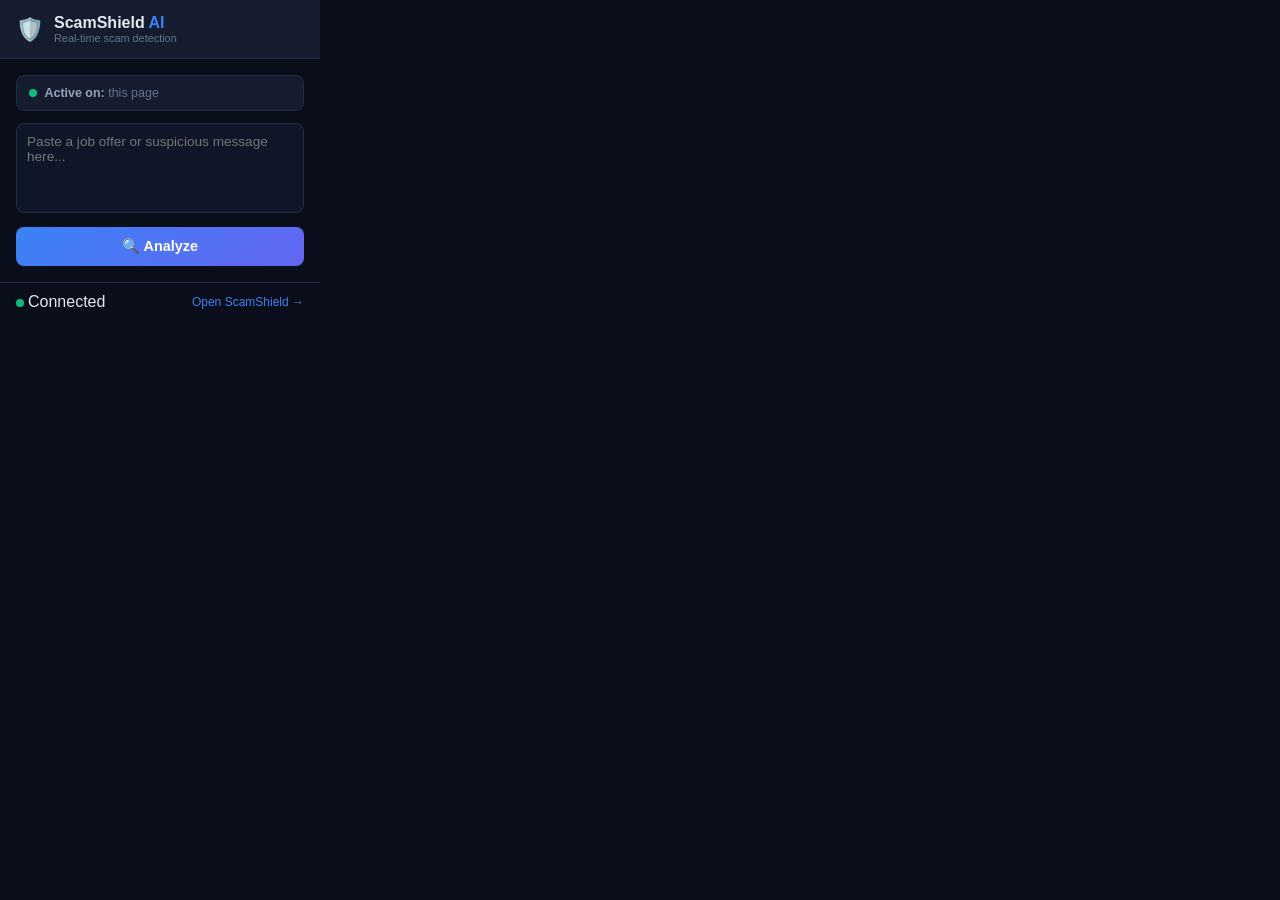
<file: chrome-extension/popup.html>
<!DOCTYPE html>
<html lang="en">
<head>
  <meta charset="UTF-8"/>
  <title>ScamShield AI</title>
  <style>
    * { box-sizing: border-box; margin: 0; padding: 0; }
    body { width: 320px; background: #0a0e1a; color: #e2e8f0; font-family: 'Segoe UI', sans-serif; }
    .header { background: #141c2e; border-bottom: 1px solid #1e2d4a; padding: 14px 16px; display: flex; align-items: center; gap: 10px; }
    .logo { font-size: 1.4rem; }
    .title { font-weight: 800; font-size: 1rem; }
    .title span { color: #3b82f6; }
    .body { padding: 16px; }
    textarea { width: 100%; background: #0f1628; border: 1px solid #1e2d4a; border-radius: 8px; color: #e2e8f0; padding: 10px; font-size: 0.85rem; font-family: inherit; resize: none; height: 90px; }
    textarea:focus { outline: none; border-color: #3b82f6; }
    .btn { width: 100%; background: linear-gradient(135deg, #3b82f6, #6366f1); border: none; color: #fff; padding: 11px; border-radius: 8px; font-weight: 700; cursor: pointer; font-size: 0.9rem; margin-top: 10px; }
    .btn:hover { opacity: .9; }
    .result { margin-top: 12px; border-radius: 8px; padding: 12px; font-size: 0.85rem; display: none; }
    .result.scam       { background: rgba(239,68,68,.15); border: 1px solid rgba(239,68,68,.3); }
    .result.suspicious { background: rgba(245,158,11,.15); border: 1px solid rgba(245,158,11,.3); }
    .result.safe       { background: rgba(16,185,129,.15); border: 1px solid rgba(16,185,129,.3); }
    .verdict { font-weight: 800; font-size: 1rem; margin-bottom: 4px; }
    .verdict.scam { color: #ef4444; }
    .verdict.suspicious { color: #f59e0b; }
    .verdict.safe { color: #10b981; }
    .score { font-size: 0.78rem; color: #94a3b8; margin-bottom: 8px; }
    .advice { font-size: 0.8rem; color: #94a3b8; line-height: 1.4; }
    .page-info { background: #141c2e; border: 1px solid #1e2d4a; border-radius: 8px; padding: 10px 12px; margin-bottom: 12px; font-size: 0.78rem; color: #64748b; }
    .page-info strong { color: #94a3b8; }
    .footer { padding: 10px 16px; border-top: 1px solid #1e2d4a; display: flex; justify-content: space-between; align-items: center; }
    .footer a { font-size: 0.75rem; color: #3b82f6; text-decoration: none; }
    .status-dot { width: 8px; height: 8px; border-radius: 50%; background: #10b981; display: inline-block; margin-right: 4px; }
    .loading { text-align: center; color: #64748b; font-size: 0.85rem; padding: 8px 0; display: none; }
  </style>
</head>
<body>
  <div class="header">
    <div class="logo">🛡️</div>
    <div>
      <div class="title">ScamShield <span>AI</span></div>
      <div style="font-size:0.68rem;color:#64748b">Real-time scam detection</div>
    </div>
  </div>

  <div class="body">
    <div class="page-info" id="page-info">
      <span class="status-dot"></span>
      <strong>Active on:</strong> <span id="current-site">this page</span>
    </div>

    <textarea id="input-text" placeholder="Paste a job offer or suspicious message here..."></textarea>
    <div class="loading" id="loading">⏳ Analyzing...</div>
    <button class="btn" onclick="analyze()">🔍 Analyze</button>

    <div class="result" id="result">
      <div class="verdict" id="verdict"></div>
      <div class="score" id="score"></div>
      <div class="advice" id="advice"></div>
    </div>
  </div>

  <div class="footer">
    <span><span class="status-dot"></span>Connected</span>
    <a href="http://localhost:8000" target="_blank">Open ScamShield →</a>
  </div>

  <script src="popup.js"></script>
</body>
</html>
</file>
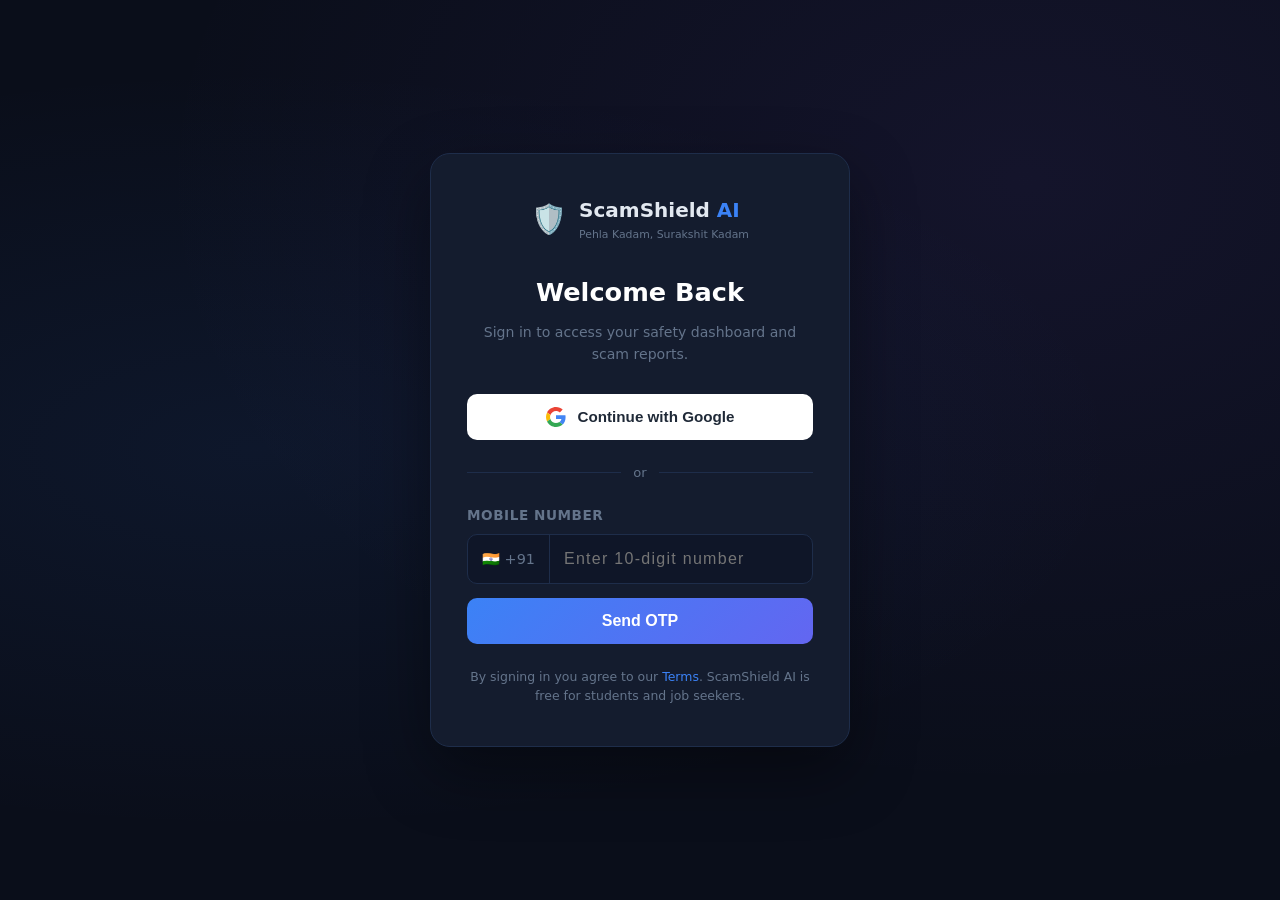
<file: frontend/login.html>
<!DOCTYPE html>
<html lang="en">
<head>
  <meta charset="UTF-8"/>
  <meta name="viewport" content="width=device-width, initial-scale=1.0"/>
  <title>ScamShield AI — Sign In</title>
  <link rel="stylesheet" href="static/style.css"/>
  <link rel="stylesheet" href="static/login.css"/>
</head>
<body class="auth-body">

  <div class="auth-container">
    <!-- Logo -->
    <div class="auth-logo">
      <span class="logo-icon">🛡️</span>
      <div>
        <div class="logo-text">ScamShield <span class="logo-ai">AI</span></div>
        <div class="logo-tagline">Pehla Kadam, Surakshit Kadam</div>
      </div>
    </div>

    <h1 class="auth-title">Welcome Back</h1>
    <p class="auth-sub">Sign in to access your safety dashboard and scam reports.</p>

    <!-- Google Login -->
    <button class="google-btn" onclick="loginWithGoogle()">
      <svg width="20" height="20" viewBox="0 0 48 48" style="flex-shrink:0">
        <path fill="#EA4335" d="M24 9.5c3.54 0 6.71 1.22 9.21 3.6l6.85-6.85C35.9 2.38 30.47 0 24 0 14.62 0 6.51 5.38 2.56 13.22l7.98 6.19C12.43 13.72 17.74 9.5 24 9.5z"/>
        <path fill="#4285F4" d="M46.98 24.55c0-1.57-.15-3.09-.38-4.55H24v9.02h12.94c-.58 2.96-2.26 5.48-4.78 7.18l7.73 6c4.51-4.18 7.09-10.36 7.09-17.65z"/>
        <path fill="#FBBC05" d="M10.53 28.59c-.48-1.45-.76-2.99-.76-4.59s.27-3.14.76-4.59l-7.98-6.19C.92 16.46 0 20.12 0 24c0 3.88.92 7.54 2.56 10.78l7.97-6.19z"/>
        <path fill="#34A853" d="M24 48c6.48 0 11.93-2.13 15.89-5.81l-7.73-6c-2.18 1.48-4.97 2.31-8.16 2.31-6.26 0-11.57-4.22-13.47-9.91l-7.98 6.19C6.51 42.62 14.62 48 24 48z"/>
        <path fill="none" d="M0 0h48v48H0z"/>
      </svg>
      Continue with Google
    </button>

    <div class="auth-divider"><span>or</span></div>

    <!-- Mobile OTP -->
    <div class="otp-section" id="otp-section">
      <!-- Step 1: Phone input -->
      <div id="step-phone">
        <label class="input-label">Mobile Number</label>
        <div class="phone-input-wrap">
          <span class="phone-prefix">🇮🇳 +91</span>
          <input id="phone-input" type="tel" maxlength="10" placeholder="Enter 10-digit number"
                 oninput="this.value=this.value.replace(/\D/g,'')"
                 onkeydown="if(event.key==='Enter') sendOTP()"/>
        </div>
        <button class="otp-btn" onclick="sendOTP()" id="send-otp-btn">
          <span id="send-btn-text">Send OTP</span>
          <span id="send-btn-loader" class="hidden">Sending...</span>
        </button>
      </div>

      <!-- Step 2: OTP verify -->
      <div id="step-otp" class="hidden">
        <div class="otp-sent-msg" id="otp-sent-msg"></div>
        <label class="input-label">Enter OTP</label>
        <div class="otp-boxes" id="otp-boxes">
          <input class="otp-box" type="tel" maxlength="1" oninput="otpInput(this,0)" onkeydown="otpKey(event,0)"/>
          <input class="otp-box" type="tel" maxlength="1" oninput="otpInput(this,1)" onkeydown="otpKey(event,1)"/>
          <input class="otp-box" type="tel" maxlength="1" oninput="otpInput(this,2)" onkeydown="otpKey(event,2)"/>
          <input class="otp-box" type="tel" maxlength="1" oninput="otpInput(this,3)" onkeydown="otpKey(event,3)"/>
          <input class="otp-box" type="tel" maxlength="1" oninput="otpInput(this,4)" onkeydown="otpKey(event,4)"/>
          <input class="otp-box" type="tel" maxlength="1" oninput="otpInput(this,5)" onkeydown="otpKey(event,5)"/>
        </div>
        <button class="otp-btn" onclick="verifyOTP()" id="verify-btn">
          <span id="verify-btn-text">Verify & Sign In</span>
          <span id="verify-btn-loader" class="hidden">Verifying...</span>
        </button>
        <div class="resend-row">
          <span id="resend-timer" class="resend-timer"></span>
          <button id="resend-btn" class="resend-link hidden" onclick="resendOTP()">Resend OTP</button>
        </div>
        <button class="back-link" onclick="goBack()">← Change number</button>
      </div>
    </div>

    <!-- Error / success messages -->
    <div id="auth-error" class="auth-msg error hidden"></div>
    <div id="auth-success" class="auth-msg success hidden"></div>

    <p class="auth-footer">
      By signing in you agree to our
      <a href="https://cybercrime.gov.in" target="_blank">Terms</a>.
      ScamShield AI is free for students and job seekers.
    </p>
  </div>

  <script src="static/login.js"></script>
</body>
</html>
</file>
<file: frontend/static/style.css>
/* ===== THEME VARIABLES ===== */
:root {
  --bg: #0a0e1a; --bg2: #0f1628; --card: #141c2e; --card2: #1a2340;
  --border: #1e2d4a; --accent: #3b82f6; --accent2: #6366f1;
  --green: #10b981; --yellow: #f59e0b; --red: #ef4444;
  --text: #e2e8f0; --text2: #94a3b8; --muted: #64748b;
  --shadow: 0 4px 24px rgba(0,0,0,0.4);
  --radius: 14px; --radius-sm: 8px;
}
[data-theme="light"] {
  --bg: #f8fafc; --bg2: #f1f5f9; --card: #ffffff; --card2: #f8fafc;
  --border: #e2e8f0; --text: #0f172a; --text2: #475569; --muted: #94a3b8;
  --shadow: 0 4px 24px rgba(0,0,0,0.08);
}

/* ===== RESET ===== */
*, *::before, *::after { box-sizing: border-box; margin: 0; padding: 0; }
html { scroll-behavior: smooth; }
body { background: var(--bg); color: var(--text); font-family: 'Segoe UI', system-ui, -apple-system, sans-serif; line-height: 1.6; transition: background .3s, color .3s; }
a { color: var(--accent); text-decoration: none; }
a:hover { text-decoration: underline; }

/* ===== HEADER ===== */
.header { background: var(--card); backdrop-filter: blur(12px); border-bottom: 1px solid var(--border); position: sticky; top: 0; z-index: 100; box-shadow: var(--shadow); }
.header-inner { max-width: 1200px; margin: 0 auto; padding: 12px 24px; display: flex; align-items: center; gap: 24px; }
.logo { display: flex; align-items: center; gap: 10px; text-decoration: none; flex-shrink: 0; }
.logo:hover { text-decoration: none; }
.logo-icon { font-size: 1.8rem; }
.logo-text { font-size: 1.25rem; font-weight: 800; color: var(--text); }
.logo-ai { color: var(--accent); }
.logo-tagline { font-size: 0.68rem; color: var(--muted); }
.nav-links { display: flex; gap: 20px; align-items: center; font-size: 0.88rem; flex: 1; justify-content: center; }
.nav-links a { color: var(--text2); transition: color .2s; font-weight: 500; }
.nav-links a:hover { color: var(--accent); text-decoration: none; }
.nav-report { background: var(--red) !important; color: #fff !important; padding: 6px 14px; border-radius: 6px; font-weight: 600; }
.nav-report:hover { opacity: .9; }
.header-actions { display: flex; align-items: center; gap: 10px; flex-shrink: 0; }

/* Theme toggle */
.theme-toggle { background: var(--card2); border: 1px solid var(--border); border-radius: 8px; padding: 7px 10px; cursor: pointer; font-size: 1rem; transition: all .2s; color: var(--text); }
.theme-toggle:hover { border-color: var(--accent); }

/* User pill */
.user-pill { display: flex; align-items: center; gap: 8px; background: var(--card2); border: 1px solid var(--border); border-radius: 20px; padding: 4px 12px 4px 4px; font-size: 0.82rem; color: var(--text); cursor: default; }
.user-avatar { width: 26px; height: 26px; border-radius: 50%; background: linear-gradient(135deg, var(--accent), var(--accent2)); display: flex; align-items: center; justify-content: center; font-size: 0.7rem; font-weight: 700; color: #fff; overflow: hidden; flex-shrink: 0; }
.user-avatar img { width: 100%; height: 100%; object-fit: cover; }
.logout-btn { background: transparent; border: none; color: var(--muted); font-size: 0.75rem; cursor: pointer; padding: 0; margin-left: 2px; }
.logout-btn:hover { color: var(--red); }

/* ===== HERO ===== */
.hero { position: relative; padding: 90px 24px 70px; text-align: center; overflow: hidden; background: var(--bg); }
.hero-bg-grid { position: absolute; inset: 0; background-image: radial-gradient(ellipse at 50% 0%, rgba(59,130,246,0.12) 0%, transparent 65%), linear-gradient(rgba(59,130,246,0.03) 1px, transparent 1px), linear-gradient(90deg, rgba(59,130,246,0.03) 1px, transparent 1px); background-size: 100% 100%, 40px 40px, 40px 40px; pointer-events: none; }
.hero-content { max-width: 820px; margin: 0 auto; position: relative; }
.hero-badge { display: inline-block; background: rgba(59,130,246,0.12); border: 1px solid rgba(59,130,246,0.3); color: var(--accent); padding: 6px 16px; border-radius: 20px; font-size: 0.82rem; font-weight: 600; margin-bottom: 24px; }
.hero h1 { font-size: clamp(2rem, 5vw, 3.4rem); font-weight: 900; line-height: 1.15; color: var(--text); margin-bottom: 18px; }
.gradient-text { background: linear-gradient(135deg, #3b82f6, #8b5cf6, #ec4899); -webkit-background-clip: text; -webkit-text-fill-color: transparent; background-clip: text; }
.hero-sub { font-size: 1.05rem; color: var(--text2); max-width: 620px; margin: 0 auto 32px; }
.hero-cta { display: flex; gap: 14px; justify-content: center; flex-wrap: wrap; margin-bottom: 48px; }
.cta-primary { background: linear-gradient(135deg, var(--accent), var(--accent2)); color: #fff; padding: 13px 28px; border-radius: 10px; font-weight: 700; font-size: 1rem; transition: opacity .2s, transform .1s; }
.cta-primary:hover { opacity: .9; transform: translateY(-2px); text-decoration: none; }
.cta-secondary { background: var(--card); border: 1px solid var(--border); color: var(--text); padding: 13px 28px; border-radius: 10px; font-weight: 600; font-size: 1rem; transition: border-color .2s; }
.cta-secondary:hover { border-color: var(--accent); text-decoration: none; }
.hero-stats { display: flex; justify-content: center; gap: 40px; flex-wrap: wrap; }
.stat { text-align: center; }
.stat-num { display: block; font-size: 1.7rem; font-weight: 800; color: var(--accent); }
.stat-label { font-size: 0.78rem; color: var(--muted); }

/* ===== LAYOUT ===== */
.container { max-width: 900px; margin: 0 auto; }
.section-header { text-align: center; margin-bottom: 36px; }
.section-title { font-size: 1.75rem; font-weight: 800; margin-bottom: 8px; color: var(--text); }
.section-sub { color: var(--text2); font-size: 0.95rem; }
.section-header-row { display: flex; align-items: flex-start; justify-content: space-between; margin-bottom: 24px; flex-wrap: wrap; gap: 12px; }

/* ===== ANALYZER ===== */
.analyzer-section { padding: 70px 24px; }
.analyzer-card { background: var(--card); border: 1px solid var(--border); border-radius: var(--radius); padding: 28px; box-shadow: var(--shadow); }
.tabs { display: flex; gap: 6px; margin-bottom: 22px; background: var(--bg2); padding: 4px; border-radius: 10px; width: fit-content; }
.tab { background: transparent; border: none; color: var(--muted); padding: 8px 18px; border-radius: 8px; cursor: pointer; font-size: 0.88rem; font-weight: 500; transition: all .2s; }
.tab.active { background: var(--card); color: var(--text); font-weight: 700; box-shadow: 0 1px 4px rgba(0,0,0,0.2); }
.tab-content { display: none; }
.tab-content.active { display: block; }

textarea, input[type="text"] { width: 100%; background: var(--bg2); border: 1px solid var(--border); border-radius: 10px; color: var(--text); padding: 14px 16px; font-size: 0.95rem; font-family: inherit; resize: vertical; transition: border-color .2s; }
textarea:focus, input[type="text"]:focus { outline: none; border-color: var(--accent); box-shadow: 0 0 0 3px rgba(59,130,246,0.1); }
input[type="text"] { margin-bottom: 8px; }
.domain-hint { font-size: 0.82rem; color: var(--muted); margin-top: 6px; }

.sample-btns { display: flex; align-items: center; gap: 8px; flex-wrap: wrap; margin-top: 12px; }
.sample-label { font-size: 0.8rem; color: var(--muted); }
.sample-btn { background: var(--card2); border: 1px solid var(--border); color: var(--text2); padding: 5px 12px; border-radius: 6px; cursor: pointer; font-size: 0.78rem; transition: all .2s; }
.sample-btn:hover { border-color: var(--accent); color: var(--accent); }

.analyze-btn { width: 100%; margin-top: 20px; background: linear-gradient(135deg, var(--accent), var(--accent2)); border: none; color: #fff; padding: 15px; border-radius: 10px; font-size: 1rem; font-weight: 700; cursor: pointer; transition: opacity .2s, transform .1s; display: flex; align-items: center; justify-content: center; gap: 8px; }
.analyze-btn:hover { opacity: .9; transform: translateY(-1px); }
.analyze-btn:disabled { opacity: .5; cursor: not-allowed; transform: none; }
.spinner { width: 16px; height: 16px; border: 2px solid rgba(255,255,255,0.3); border-top-color: #fff; border-radius: 50%; animation: spin .7s linear infinite; display: inline-block; }
@keyframes spin { to { transform: rotate(360deg); } }
.hidden { display: none !important; }

/* ===== RESULT CARD ===== */
.result-card { margin-top: 28px; background: var(--card); border: 1px solid var(--border); border-radius: var(--radius); overflow: hidden; animation: slideUp .4s ease; box-shadow: var(--shadow); }
@keyframes slideUp { from { opacity:0; transform:translateY(20px); } to { opacity:1; transform:translateY(0); } }

.verdict-banner { display: flex; align-items: center; justify-content: space-between; padding: 24px 28px; flex-wrap: wrap; gap: 20px; }
.verdict-banner.scam       { background: linear-gradient(135deg, rgba(239,68,68,.12), rgba(239,68,68,.04)); border-bottom: 1px solid rgba(239,68,68,.25); }
.verdict-banner.suspicious { background: linear-gradient(135deg, rgba(245,158,11,.12), rgba(245,158,11,.04)); border-bottom: 1px solid rgba(245,158,11,.25); }
.verdict-banner.safe       { background: linear-gradient(135deg, rgba(16,185,129,.12), rgba(16,185,129,.04)); border-bottom: 1px solid rgba(16,185,129,.25); }
.verdict-left { display: flex; align-items: center; gap: 16px; }
.verdict-icon { font-size: 2.8rem; }
.verdict-label { font-size: 1.5rem; font-weight: 900; }
.verdict-label.scam { color: var(--red); }
.verdict-label.suspicious { color: var(--yellow); }
.verdict-label.safe { color: var(--green); }
.verdict-score { font-size: 0.88rem; color: var(--muted); margin-top: 2px; }
.verdict-lang { font-size: 0.75rem; color: var(--muted); margin-top: 2px; }

.verdict-meter-wrap { min-width: 200px; }
.meter-label { font-size: 0.75rem; color: var(--muted); margin-bottom: 6px; text-transform: uppercase; letter-spacing: .05em; }
.risk-meter { height: 10px; background: var(--border); border-radius: 5px; overflow: hidden; }
.risk-fill { height: 100%; border-radius: 5px; transition: width 1.2s cubic-bezier(.4,0,.2,1); }
.risk-fill.scam       { background: linear-gradient(90deg, #f59e0b, #ef4444); }
.risk-fill.suspicious { background: linear-gradient(90deg, #fbbf24, #f59e0b); }
.risk-fill.safe       { background: linear-gradient(90deg, #34d399, #10b981); }
.meter-ticks { display: flex; justify-content: space-between; font-size: 0.68rem; color: var(--muted); margin-top: 4px; }

.advice-box { margin: 0 28px 20px; padding: 14px 18px; border-radius: 10px; font-size: 0.92rem; font-weight: 500; }
.advice-box.scam       { background: rgba(239,68,68,.08); border: 1px solid rgba(239,68,68,.2); color: #fca5a5; }
.advice-box.suspicious { background: rgba(245,158,11,.08); border: 1px solid rgba(245,158,11,.2); color: #fcd34d; }
.advice-box.safe       { background: rgba(16,185,129,.08); border: 1px solid rgba(16,185,129,.2); color: #6ee7b7; }

/* Risk breakdown */
.breakdown-section { padding: 0 28px 24px; border-bottom: 1px solid var(--border); }
.breakdown-title { font-size: 0.78rem; font-weight: 700; color: var(--muted); text-transform: uppercase; letter-spacing: .05em; margin-bottom: 16px; }
.breakdown-grid { display: grid; grid-template-columns: 220px 1fr; gap: 24px; align-items: center; }
.chart-wrap { width: 220px; height: 220px; }
.breakdown-bars { display: flex; flex-direction: column; gap: 10px; }
.bar-row { display: flex; align-items: center; gap: 10px; }
.bar-label { font-size: 0.82rem; color: var(--text2); width: 90px; flex-shrink: 0; text-transform: capitalize; }
.bar-track { flex: 1; height: 8px; background: var(--border); border-radius: 4px; overflow: hidden; }
.bar-fill { height: 100%; border-radius: 4px; transition: width 1s ease; }
.bar-val { font-size: 0.78rem; color: var(--muted); width: 32px; text-align: right; flex-shrink: 0; }

/* Factors */
.factors-section { padding: 20px 28px; }
.factors-title { font-size: 0.78rem; font-weight: 700; color: var(--muted); text-transform: uppercase; letter-spacing: .05em; margin-bottom: 14px; }
.factors-list { display: flex; flex-direction: column; gap: 10px; }
.factor-item { background: var(--card2); border: 1px solid var(--border); border-radius: 10px; padding: 14px 16px; display: flex; gap: 14px; align-items: flex-start; transition: border-color .2s; }
.factor-item:hover { border-color: rgba(59,130,246,.3); }
.factor-icon { font-size: 1.3rem; flex-shrink: 0; margin-top: 1px; }
.factor-body { flex: 1; }
.factor-header { display: flex; align-items: center; justify-content: space-between; margin-bottom: 5px; gap: 8px; }
.factor-label { font-weight: 600; font-size: 0.92rem; color: var(--text); }
.factor-badge { font-size: 0.68rem; font-weight: 700; padding: 2px 8px; border-radius: 4px; text-transform: uppercase; flex-shrink: 0; }
.factor-badge.high   { background: rgba(239,68,68,.15); color: #fca5a5; }
.factor-badge.medium { background: rgba(245,158,11,.15); color: #fcd34d; }
.factor-badge.low    { background: rgba(16,185,129,.15); color: #6ee7b7; }
.factor-score-bar { height: 3px; background: var(--border); border-radius: 2px; margin: 6px 0; overflow: hidden; }
.factor-score-fill { height: 100%; border-radius: 2px; }
.factor-score-fill.high   { background: var(--red); }
.factor-score-fill.medium { background: var(--yellow); }
.factor-score-fill.low    { background: var(--green); }
.factor-explanation { font-size: 0.83rem; color: var(--text2); line-height: 1.5; }

/* Safety score */
.safety-score-section { padding: 16px 28px; border-top: 1px solid var(--border); }
.safety-score-title { font-size: 0.88rem; font-weight: 700; color: var(--text2); margin-bottom: 10px; }
.safety-score-body { font-size: 0.85rem; color: var(--muted); }

/* Result footer */
.result-footer { padding: 16px 28px 24px; display: flex; align-items: center; gap: 14px; border-top: 1px solid var(--border); flex-wrap: wrap; }
.report-btn { background: var(--red); color: #fff; padding: 9px 18px; border-radius: 8px; font-weight: 600; font-size: 0.88rem; }
.report-btn:hover { opacity: .9; text-decoration: none; }
.helpline { color: var(--muted); font-size: 0.88rem; }
.share-btn { background: var(--card2); border: 1px solid var(--border); color: var(--text2); padding: 9px 18px; border-radius: 8px; cursor: pointer; font-size: 0.88rem; transition: all .2s; margin-left: auto; }
.share-btn:hover { border-color: var(--accent); color: var(--accent); }

/* ===== UPLOAD / OCR ===== */
.upload-zone { border: 2px dashed var(--border); border-radius: 12px; padding: 44px 20px; text-align: center; cursor: pointer; transition: border-color .2s, background .2s; }
.upload-zone:hover { border-color: var(--accent); background: rgba(59,130,246,.04); }
.upload-icon { font-size: 2.4rem; margin-bottom: 10px; }
.upload-title { font-weight: 600; margin-bottom: 6px; color: var(--text); }
.upload-hint { font-size: 0.82rem; color: var(--muted); }
.img-preview { max-width: 100%; max-height: 260px; border-radius: 10px; border: 1px solid var(--border); display: block; margin: 12px auto 0; }
.clear-img-btn { display: block; margin: 10px auto 0; background: transparent; border: 1px solid var(--border); color: var(--muted); padding: 5px 14px; border-radius: 6px; cursor: pointer; font-size: 0.82rem; }
.clear-img-btn:hover { border-color: var(--red); color: var(--red); }

/* ===== COMMUNITY FEED ===== */
.feed-section { padding: 70px 24px; background: var(--bg2); }
.refresh-btn { background: var(--card); border: 1px solid var(--border); color: var(--text2); padding: 9px 18px; border-radius: 8px; cursor: pointer; font-size: 0.88rem; transition: all .2s; }
.refresh-btn:hover { border-color: var(--accent); color: var(--accent); }
.reports-list { display: flex; flex-direction: column; gap: 10px; }
.feed-loading { color: var(--muted); text-align: center; padding: 30px; }
.report-item { background: var(--card); border: 1px solid var(--border); border-radius: var(--radius); padding: 16px 20px; display: flex; gap: 16px; align-items: flex-start; transition: border-color .2s, transform .15s; }
.report-item:hover { border-color: rgba(239,68,68,.3); transform: translateX(2px); }
.report-risk { width: 50px; height: 50px; border-radius: 10px; display: flex; align-items: center; justify-content: center; font-size: 0.95rem; font-weight: 800; flex-shrink: 0; }
.report-risk.scam       { background: rgba(239,68,68,.12); color: var(--red); }
.report-risk.suspicious { background: rgba(245,158,11,.12); color: var(--yellow); }
.report-risk.safe       { background: rgba(16,185,129,.12); color: var(--green); }
.report-body { flex: 1; }
.report-type { font-weight: 700; font-size: 0.92rem; margin-bottom: 4px; color: var(--text); }
.report-snippet { font-size: 0.83rem; color: var(--text2); margin-bottom: 8px; font-style: italic; }
.report-meta { display: flex; gap: 14px; font-size: 0.76rem; color: var(--muted); flex-wrap: wrap; align-items: center; }
.upvote-btn { background: transparent; border: 1px solid var(--border); color: var(--muted); padding: 3px 10px; border-radius: 6px; cursor: pointer; font-size: 0.76rem; transition: all .2s; }
.upvote-btn:hover { border-color: var(--green); color: var(--green); }

/* ===== TRUST GRAPH ===== */
.graph-section { padding: 70px 24px; }
.graph-card { background: var(--card); border: 1px solid var(--border); border-radius: var(--radius); padding: 20px; margin-top: 28px; box-shadow: var(--shadow); }
#graph-canvas { width: 100%; height: auto; display: block; border-radius: 8px; }
.graph-legend { display: flex; align-items: center; gap: 20px; margin-top: 14px; font-size: 0.82rem; color: var(--muted); flex-wrap: wrap; }
.legend-dot { width: 10px; height: 10px; border-radius: 50%; display: inline-block; margin-right: 5px; }

/* ===== HOW IT WORKS ===== */
.how-section { padding: 70px 24px; background: var(--bg2); }
.steps-grid { display: grid; grid-template-columns: repeat(auto-fit, minmax(220px, 1fr)); gap: 18px; margin-top: 36px; }
.step-card { background: var(--card); border: 1px solid var(--border); border-radius: var(--radius); padding: 24px; text-align: center; transition: border-color .2s, transform .2s; }
.step-card:hover { border-color: var(--accent); transform: translateY(-4px); }
.step-icon { font-size: 2rem; margin-bottom: 12px; }
.step-card h3 { font-size: 0.95rem; font-weight: 700; margin-bottom: 8px; color: var(--text); }
.step-card p { font-size: 0.83rem; color: var(--text2); line-height: 1.5; }

/* ===== STATS ===== */
.stats-section { padding: 70px 24px; }
.stats-grid { display: grid; grid-template-columns: repeat(auto-fit, minmax(200px, 1fr)); gap: 18px; margin-top: 36px; }
.stat-card { background: var(--card); border: 1px solid var(--border); border-radius: var(--radius); padding: 28px 20px; text-align: center; }
.stat-big { font-size: 1.9rem; font-weight: 800; color: var(--accent); margin-bottom: 8px; }
.stat-desc { font-size: 0.83rem; color: var(--text2); }

/* ===== FOOTER ===== */
.footer { background: var(--bg2); border-top: 1px solid var(--border); padding: 44px 24px; text-align: center; }
.footer-inner { max-width: 700px; margin: 0 auto; }
.footer-logo { font-size: 1.3rem; font-weight: 800; margin-bottom: 10px; color: var(--text); }
.footer p { color: var(--text2); font-size: 0.88rem; margin-bottom: 16px; }
.footer-links { display: flex; justify-content: center; gap: 24px; flex-wrap: wrap; margin-bottom: 16px; }
.footer-links a { color: var(--muted); font-size: 0.83rem; }
.footer-links a:hover { color: var(--accent); }
.footer-note { font-size: 0.75rem; color: var(--muted); }

/* ===== AUTH EXTRAS ===== */
@keyframes shake { 0%,100%{transform:translateX(0)} 20%,60%{transform:translateX(-8px)} 40%,80%{transform:translateX(8px)} }

/* ===== RESPONSIVE ===== */
@media (max-width: 768px) {
  .nav-links { display: none; }
  .breakdown-grid { grid-template-columns: 1fr; }
  .chart-wrap { width: 180px; height: 180px; margin: 0 auto; }
  .hero-stats { gap: 20px; }
  .verdict-banner { flex-direction: column; }
  .verdict-meter-wrap { width: 100%; }
}

/* ===== LIVE BACKGROUND ===== */
#bg-canvas { position: fixed; top: 0; left: 0; width: 100%; height: 100%; z-index: 0; pointer-events: none; }
.header, .spa-layout, .auth-split, .legal-body, footer, .footer { position: relative; z-index: 1; }
.spa-sidebar { z-index: 10; }
.header { z-index: 20; }

/* Auth page — glass effect on panels */
.auth-left  { backdrop-filter: blur(2px); }
.auth-right { backdrop-filter: blur(16px); background: rgba(15,22,40,0.85) !important; }
[data-theme="light"] .auth-right { background: rgba(248,250,252,0.88) !important; }

/* Main app — glass sidebar */
.spa-sidebar { backdrop-filter: blur(12px); background: rgba(20,28,46,0.92) !important; }
[data-theme="light"] .spa-sidebar { background: rgba(255,255,255,0.92) !important; }

/* Cards get subtle glass */
.analyzer-card, .result-card, .section-card, .metric-card, .stat-card,
.report-item, .step-card, .team-card, .tech-card, .faq-item, .api-endpoint {
  backdrop-filter: blur(8px);
}
</file>
<file: frontend/static/login.css>
/* ===== AUTH PAGE ===== */
.auth-body {
  min-height: 100vh;
  display: flex;
  align-items: center;
  justify-content: center;
  background: var(--bg);
  transition: background .3s;
  background-image:
    radial-gradient(ellipse at 20% 50%, rgba(59,130,246,0.08) 0%, transparent 60%),
    radial-gradient(ellipse at 80% 20%, rgba(139,92,246,0.08) 0%, transparent 60%);
  padding: 24px;
}

.auth-container {
  width: 100%;
  max-width: 420px;
  background: var(--card);
  border: 1px solid var(--border);
  border-radius: 20px;
  padding: 40px 36px;
  box-shadow: 0 24px 64px rgba(0,0,0,0.4);
}

.auth-logo {
  display: flex;
  align-items: center;
  gap: 12px;
  margin-bottom: 28px;
  justify-content: center;
}

.auth-title {
  font-size: 1.6rem;
  font-weight: 800;
  text-align: center;
  margin-bottom: 8px;
  color: #fff;
}

.auth-sub {
  text-align: center;
  color: var(--muted);
  font-size: 0.88rem;
  margin-bottom: 28px;
}

/* Google button */
.google-btn {
  width: 100%;
  display: flex;
  align-items: center;
  justify-content: center;
  gap: 12px;
  background: #fff;
  color: #1f2937;
  border: none;
  border-radius: 10px;
  padding: 13px 20px;
  font-size: 0.95rem;
  font-weight: 600;
  cursor: pointer;
  transition: background .2s, transform .1s;
}
.google-btn:hover { background: #f3f4f6; transform: translateY(-1px); }
.google-btn:active { transform: translateY(0); }

/* Divider */
.auth-divider {
  display: flex;
  align-items: center;
  gap: 12px;
  margin: 22px 0;
  color: var(--muted);
  font-size: 0.82rem;
}
.auth-divider::before,
.auth-divider::after {
  content: '';
  flex: 1;
  height: 1px;
  background: var(--border);
}

/* Phone input */
.input-label {
  display: block;
  font-size: 0.85rem;
  font-weight: 600;
  color: var(--muted);
  margin-bottom: 8px;
  text-transform: uppercase;
  letter-spacing: .04em;
}

.phone-input-wrap {
  display: flex;
  align-items: center;
  background: var(--bg2);
  border: 1px solid var(--border);
  border-radius: 10px;
  overflow: hidden;
  transition: border-color .2s;
  margin-bottom: 14px;
}
.phone-input-wrap:focus-within { border-color: var(--accent); }

.phone-prefix {
  padding: 0 14px;
  font-size: 0.9rem;
  color: var(--muted);
  border-right: 1px solid var(--border);
  white-space: nowrap;
  line-height: 48px;
}

.phone-input-wrap input {
  flex: 1;
  background: transparent;
  border: none;
  color: var(--text);
  padding: 13px 14px;
  font-size: 1rem;
  letter-spacing: .08em;
}
.phone-input-wrap input:focus { outline: none; }

/* OTP button */
.otp-btn {
  width: 100%;
  background: linear-gradient(135deg, var(--accent), var(--accent2));
  border: none;
  color: #fff;
  padding: 14px;
  border-radius: 10px;
  font-size: 1rem;
  font-weight: 700;
  cursor: pointer;
  transition: opacity .2s, transform .1s;
}
.otp-btn:hover { opacity: 0.9; transform: translateY(-1px); }
.otp-btn:disabled { opacity: 0.5; cursor: not-allowed; transform: none; }

/* OTP boxes */
.otp-sent-msg {
  background: rgba(16,185,129,0.1);
  border: 1px solid rgba(16,185,129,0.25);
  color: #6ee7b7;
  border-radius: 8px;
  padding: 10px 14px;
  font-size: 0.85rem;
  margin-bottom: 18px;
  text-align: center;
}

.otp-boxes {
  display: flex;
  gap: 10px;
  justify-content: center;
  margin-bottom: 18px;
}

.otp-box {
  width: 48px;
  height: 56px;
  background: var(--bg2);
  border: 2px solid var(--border);
  border-radius: 10px;
  color: var(--text);
  font-size: 1.4rem;
  font-weight: 700;
  text-align: center;
  transition: border-color .2s;
  caret-color: transparent;
}
.otp-box:focus { outline: none; border-color: var(--accent); background: rgba(59,130,246,0.06); }
.otp-box.filled { border-color: var(--accent); }

/* Resend */
.resend-row {
  display: flex;
  align-items: center;
  justify-content: center;
  gap: 8px;
  margin-top: 14px;
  font-size: 0.85rem;
}
.resend-timer { color: var(--muted); }
.resend-link {
  background: transparent;
  border: none;
  color: var(--accent);
  cursor: pointer;
  font-size: 0.85rem;
  text-decoration: underline;
}

.back-link {
  display: block;
  background: transparent;
  border: none;
  color: var(--muted);
  cursor: pointer;
  font-size: 0.82rem;
  margin-top: 10px;
  text-align: center;
  width: 100%;
}
.back-link:hover { color: var(--text); }

/* Messages */
.auth-msg {
  border-radius: 8px;
  padding: 10px 14px;
  font-size: 0.88rem;
  margin-top: 16px;
  text-align: center;
}
.auth-msg.error   { background: rgba(239,68,68,0.1); border: 1px solid rgba(239,68,68,0.3); color: #fca5a5; }
.auth-msg.success { background: rgba(16,185,129,0.1); border: 1px solid rgba(16,185,129,0.3); color: #6ee7b7; }

.auth-footer {
  text-align: center;
  font-size: 0.78rem;
  color: var(--muted);
  margin-top: 24px;
  line-height: 1.5;
}
</file>
